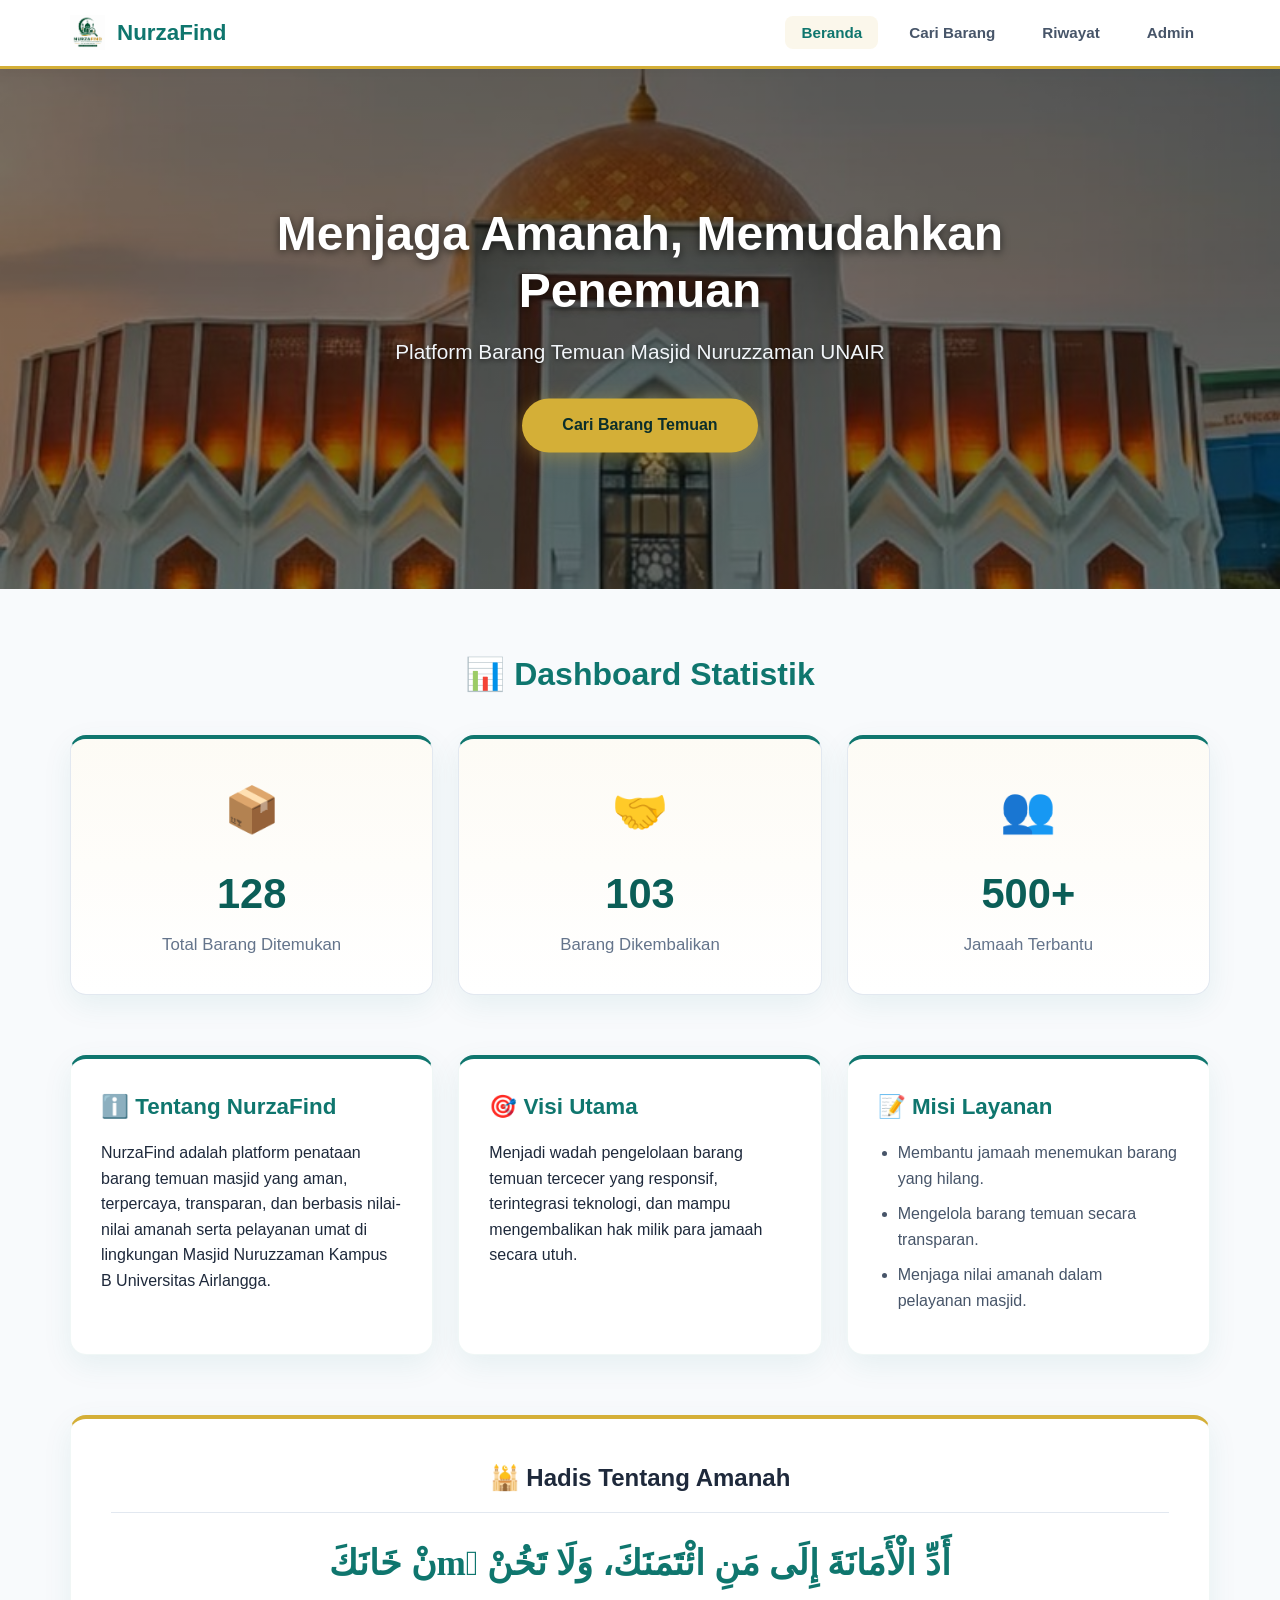
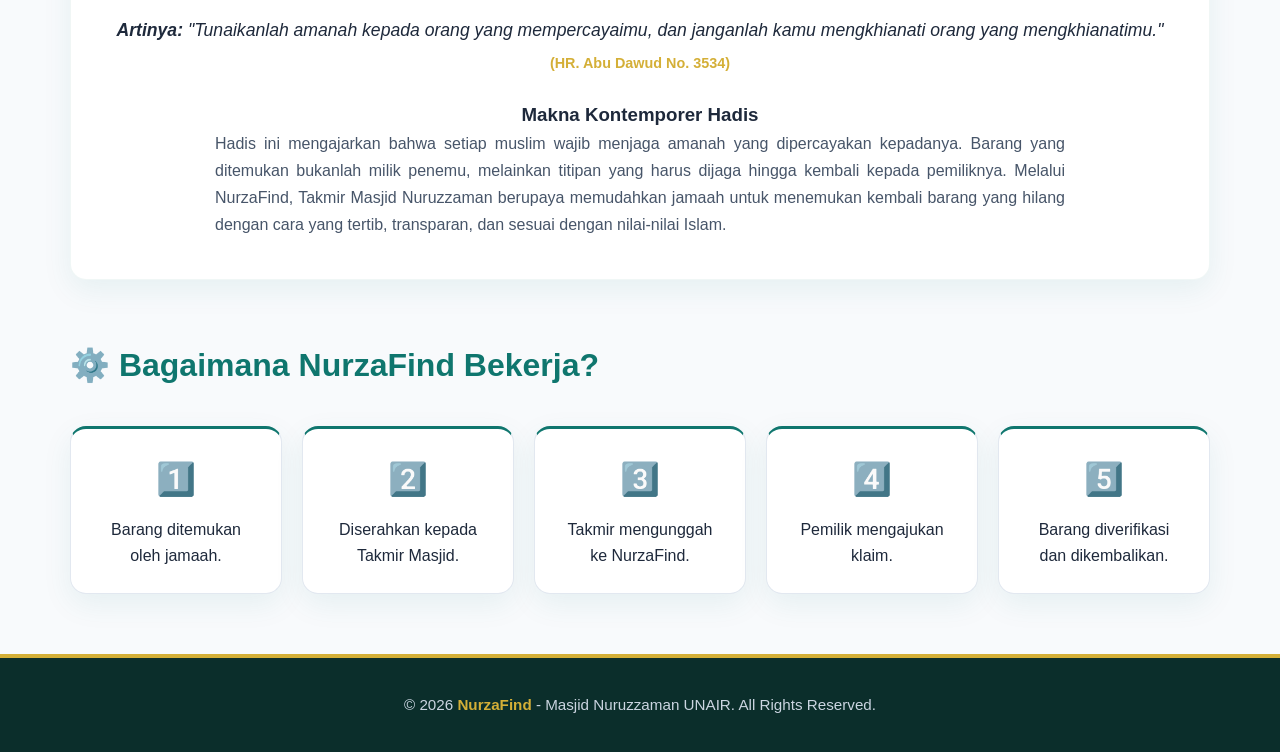
<file: index.html>
<!DOCTYPE html>
<html lang="id">

<head>
    <meta charset="UTF-8">
    <meta name="viewport" content="width=device-width, initial-scale=1.0">
    <title>NurzaFind | Sistem Informasi Barang Temuan Masjid Nuruzzaman</title>
    <style>
        :root {
            --primary: #0f766e;
            --primary-dark: #0b5e57;
            --gold: #d4af37;
            --gold-light: #fbf7eb;
            --text: #1e293b;
            --muted: #64748b;
            --border: #e2e8f0;
            --shadow: 0 10px 30px rgba(15, 118, 110, 0.08);
            --radius: 16px;
        }

        * {
            box-sizing: border-box;
            margin: 0;
            padding: 0;
        }

        body {
            font-family: 'Segoe UI', Tahoma, Geneva, Verdana, sans-serif;
            background: #f8fafc;
            color: var(--text);
            line-height: 1.6;
        }

        /* NAVBAR */
        nav {
            background: rgba(255, 255, 255, 0.95);
            backdrop-filter: blur(10px);
            border-bottom: 3px solid var(--gold);
            position: sticky;
            top: 0;
            z-index: 1000;
            padding: 15px 0;
            box-shadow: 0 2px 10px rgba(0,0,0,0.03);
        }

        .nav-container {
            width: min(1140px, 92%);
            margin: 0 auto;
            display: flex;
            justify-content: space-between;
            align-items: center;
        }

        .logo {
            display: flex;
            align-items: center;
            gap: 12px;
            font-weight: 700;
            font-size: 1.4rem;
            color: var(--primary);
        }

        .logo img {
            height: 35px;
            width: auto;
        }

        nav ul {
            display: flex;
            list-style: none;
            gap: 15px;
        }

        nav a {
            text-decoration: none;
            color: #475569;
            font-weight: 600;
            transition: 0.2s ease;
            padding: 8px 16px;
            border-radius: 8px;
            font-size: 0.95rem;
        }

        nav a:hover, nav a.active {
            color: var(--primary);
            background: var(--gold-light);
        }

        /* HERO SECTION - PERBAIKAN TOTAL */
        .hero-container {
            position: relative;
            width: 100%;
            height: 520px; /* Tinggi ideal layar desktop */
            background: var(--primary-dark);
            overflow: hidden;
        }

        .hero-container::after {
            content: '';
            position: absolute;
            top: 0;
            left: 0;
            width: 100%;
            height: 100%;
            background: linear-gradient(rgba(0, 0, 0, 0.55), rgba(0, 0, 0, 0.45));
            z-index: 1;
        }

        .hero-container img {
            width: 100%;
            height: 100%;
            object-fit: cover;
            object-position: center center;
            display: block;
        }

        .hero-text {
            position: absolute;
            top: 50%;
            left: 50%;
            transform: translate(-50%, -50%);
            text-align: center;
            color: white;
            width: min(800px, 90%);
            z-index: 2;
        }

        .hero-text h1 {
            font-size: 3rem;
            margin-bottom: 15px;
            text-shadow: 0 2px 8px rgba(0,0,0,0.6);
            font-weight: 800;
            line-height: 1.2;
        }

        .hero-text p {
            font-size: 1.3rem;
            color: #f1f5f9;
            margin-bottom: 30px;
            text-shadow: 0 2px 4px rgba(0,0,0,0.5);
        }

        .btn {
            display: inline-block;
            background: var(--gold);
            color: #0b2e2b;
            text-decoration: none;
            padding: 14px 40px;
            font-weight: 700;
            border-radius: 30px;
            transition: all 0.3s ease;
            box-shadow: 0 4px 20px rgba(212, 175, 55, 0.4);
        }

        .btn:hover {
            background: #e5bf43;
            transform: translateY(-3px);
            box-shadow: 0 6px 25px rgba(212, 175, 55, 0.5);
        }

        /* LAYOUT & CARDS */
        .section {
            width: min(1140px, 92%);
            margin: 60px auto;
        }

        /* UPDATE: DASHBOARD STATISTIK BIAR BAGUS & MEWAH */
        .dashboard-home {
            margin-bottom: 60px;
            text-align: center;
        }

        .dashboard-home h2, .alur h2 {
            color: var(--primary);
            margin-bottom: 35px;
            font-size: 2rem;
            font-weight: 700;
        }

        .dashboard-grid {
            display: grid;
            grid-template-columns: repeat(auto-fit, minmax(260px, 1fr));
            gap: 25px;
        }

        .dashboard-card {
            background: #ffffff;
            padding: 35px 25px;
            border-radius: var(--radius);
            text-align: center;
            box-shadow: var(--shadow);
            border: 1px solid var(--border);
            border-top: 4px solid var(--primary);
            position: relative;
            overflow: hidden;
            transition: all 0.3s ease;
        }

        .dashboard-card::before {
            content: '';
            position: absolute;
            top: 0;
            left: 0;
            width: 100%;
            height: 100%;
            background: linear-gradient(180deg, var(--gold-light) 0%, rgba(255,255,255,0) 100%);
            opacity: 0.5;
            transition: opacity 0.3s;
        }

        .dashboard-card:hover {
            transform: translateY(-8px);
            box-shadow: 0 15px 35px rgba(15, 118, 110, 0.12);
            border-top-color: var(--gold);
        }

        .dashboard-card .icon {
            font-size: 2.8rem;
            margin-bottom: 15px;
            position: relative;
            z-index: 2;
        }

        .dashboard-card h3 {
            font-size: 2.6rem;
            color: var(--primary-dark);
            margin-bottom: 5px;
            font-weight: 800;
            position: relative;
            z-index: 2;
        }

        .dashboard-card p {
            font-size: 1.05rem;
            color: var(--muted);
            font-weight: 500;
            position: relative;
            z-index: 2;
        }

        .grid-container {
            display: grid;
            grid-template-columns: repeat(auto-fit, minmax(300px, 1fr));
            gap: 25px;
            margin-bottom: 60px;
        }

        .card {
            background: #ffffff;
            border-radius: var(--radius);
            box-shadow: var(--shadow);
            padding: 30px;
            border: 1px solid rgba(15, 118, 110, 0.06);
            border-top: 4px solid var(--primary);
            transition: transform 0.3s;
        }

        .card:hover {
            transform: translateY(-3px);
        }

        .card h2 {
            color: var(--primary);
            font-size: 1.4rem;
            margin-bottom: 15px;
        }

        .card ul {
            padding-left: 20px;
            color: #475569;
        }

        .card li {
            margin-bottom: 10px;
        }

        /* HADIS SECTION */
        .hadis-card {
            background: #ffffff;
            border-radius: var(--radius);
            box-shadow: var(--shadow);
            padding: 40px;
            border: 1px solid rgba(15, 118, 110, 0.06);
            border-top: 4px solid var(--gold);
            text-align: center;
            margin-bottom: 60px;
        }

        blockquote {
            font-size: 2.2rem;
            color: var(--primary);
            font-weight: 700;
            margin-bottom: 25px;
            direction: rtl;
            font-family: 'Times New Roman', Times, serif;
            line-height: 1.5;
        }

        .arti {
            font-size: 1.1rem;
            color: var(--text);
            margin-bottom: 8px;
            font-style: italic;
        }

        .sumber {
            font-size: 0.9rem;
            color: var(--gold);
            font-weight: bold;
            margin-bottom: 25px;
        }

        .penjelasan {
            color: #475569;
            text-align: justify;
            max-width: 850px;
            margin: 0 auto;
            line-height: 1.7;
        }

        /* ALUR CARA KERJA */
        .alur-container {
            display: grid;
            grid-template-columns: repeat(auto-fit, minmax(200px, 1fr));
            gap: 20px;
            margin-top: 25px;
        }

        .alur-item {
            background: #ffffff;
            padding: 25px;
            border-radius: var(--radius);
            text-align: center;
            box-shadow: var(--shadow);
            border: 1px solid var(--border);
            border-top: 3px solid var(--primary);
            transition: transform 0.3s;
        }

        .alur-item:hover {
            transform: translateY(-5px);
            border-top-color: var(--gold);
        }

        .alur-item h3 {
            font-size: 2rem;
            margin-bottom: 12px;
        }

        /* FOOTER */
        footer {
            background: #0b2e2b;
            color: #cbd5e1;
            text-align: center;
            padding: 35px 0;
            border-top: 4px solid var(--gold);
            font-size: 0.95rem;
            margin-top: 60px;
        }

        /* RESPONSIVE KHUSUS MOBILE (HP) */
        @media (max-width: 768px) {
            .nav-container {
                flex-direction: column;
                gap: 15px;
            }

            nav ul {
                gap: 8px;
            }

            nav a {
                padding: 6px 12px;
                font-size: 0.85rem;
            }

            .hero-container {
                height: 380px; /* Tinggi disesuaikan di layar HP agar tidak gantung */
            }

            .hero-text h1 {
                font-size: 1.8rem;
            }

            .hero-text p {
                font-size: 1rem;
                margin-bottom: 20px;
            }

            .btn {
                padding: 10px 25px;
                font-size: 0.9rem;
            }
        }
    </style>
</head>

<body>

    <nav>
        <div class="nav-container">
            <div class="logo">
                <img src="assets/logo.png" alt="Logo">
                <span>NurzaFind</span>
            </div>
            <ul>
                <li><a href="index.html" class="active">Beranda</a></li>
                <li><a href="cari-barang.html">Cari Barang</a></li>
                <li><a href="riwayat.html">Riwayat</a></li>
                <li><a href="login.html">Admin</a></li>
            </ul>
        </div>
    </nav>

    <div class="hero-container">
        <img src="assets/Masjid.jpeg" alt="Masjid Nuruzzaman">
        <div class="hero-text">
            <h1>Menjaga Amanah, Memudahkan Penemuan</h1>
            <p>Platform Barang Temuan Masjid Nuruzzaman UNAIR</p>
            <a href="cari-barang.html" class="btn">Cari Barang Temuan</a>
        </div>
    </div>

    <main class="section">
        <section class="dashboard-home">
            <h2>📊 Dashboard Statistik</h2>
            <div class="dashboard-grid">
                <div class="dashboard-card">
                    <div class="icon">📦</div>
                    <h3>128</h3>
                    <p>Total Barang Ditemukan</p>
                </div>
                <div class="dashboard-card">
                    <div class="icon">🤝</div>
                    <h3>103</h3>
                    <p>Barang Dikembalikan</p>
                </div>
                <div class="dashboard-card">
                    <div class="icon">👥</div>
                    <h3>500+</h3>
                    <p>Jamaah Terbantu</p>
                </div>
            </div>
        </section>

        <section class="grid-container">
            <div class="card">
                <h2>ℹ️ Tentang NurzaFind</h2>
                <p>NurzaFind adalah platform penataan barang temuan masjid yang aman, terpercaya, transparan, dan berbasis nilai-nilai amanah serta pelayanan umat di lingkungan Masjid Nuruzzaman Kampus B Universitas Airlangga.</p>
            </div>
            <div class="card">
                <h2>🎯 Visi Utama</h2>
                <p>Menjadi wadah pengelolaan barang temuan tercecer yang responsif, terintegrasi teknologi, dan mampu mengembalikan hak milik para jamaah secara utuh.</p>
            </div>
            <div class="card">
                <h2>📝 Misi Layanan</h2>
                <ul>
                    <li>Membantu jamaah menemukan barang yang hilang.</li>
                    <li>Mengelola barang temuan secara transparan.</li>
                    <li>Menjaga nilai amanah dalam pelayanan masjid.</li>
                </ul>
            </div>
        </section>

        <section class="hadis-card">
            <h2>🕌 Hadis Tentang Amanah</h2>
            <hr style="border: 0; height: 1px; background: var(--border); margin: 15px 0 25px;">
            <blockquote>أَدِّ الْأَمَانَةَ إِلَى مَنِ ائْتَمَنَكَ، وَلَا تَخُنْ mَنْ خَانَكَ</blockquote>
            <p class="arti"><strong>Artinya:</strong> "Tunaikanlah amanah kepada orang yang mempercayaimu, dan janganlah kamu mengkhianati orang yang mengkhianatimu."</p>
            <p class="sumber">(HR. Abu Dawud No. 3534)</p>
            <h3>Makna Kontemporer Hadis</h3>
            <p class="penjelasan">Hadis ini mengajarkan bahwa setiap muslim wajib menjaga amanah yang dipercayakan kepadanya. Barang yang ditemukan bukanlah milik penemu, melainkan titipan yang harus dijaga hingga kembali kepada pemiliknya. Melalui NurzaFind, Takmir Masjid Nuruzzaman berupaya memudahkan jamaah untuk menemukan kembali barang yang hilang dengan cara yang tertib, transparan, dan sesuai dengan nilai-nilai Islam.</p>
        </section>

        <section class="alur">
            <h2>⚙️ Bagaimana NurzaFind Bekerja?</h2>
            <div class="alur-container">
                <div class="alur-item"><h3>1️⃣</h3><p>Barang ditemukan oleh jamaah.</p></div>
                <div class="alur-item"><h3>2️⃣</h3><p>Diserahkan kepada Takmir Masjid.</p></div>
                <div class="alur-item"><h3>3️⃣</h3><p>Takmir mengunggah ke NurzaFind.</p></div>
                <div class="alur-item"><h3>4️⃣</h3><p>Pemilik mengajukan klaim.</p></div>
                <div class="alur-item"><h3>5️⃣</h3><p>Barang diverifikasi dan dikembalikan.</p></div>
            </div>
        </section>
    </main>

    <footer>
        <p>&copy; 2026 <span style="color:var(--gold); font-weight: bold;">NurzaFind</span> - Masjid Nuruzzaman UNAIR. All Rights Reserved.</p>
    </footer>

</body>
</html>
</file>
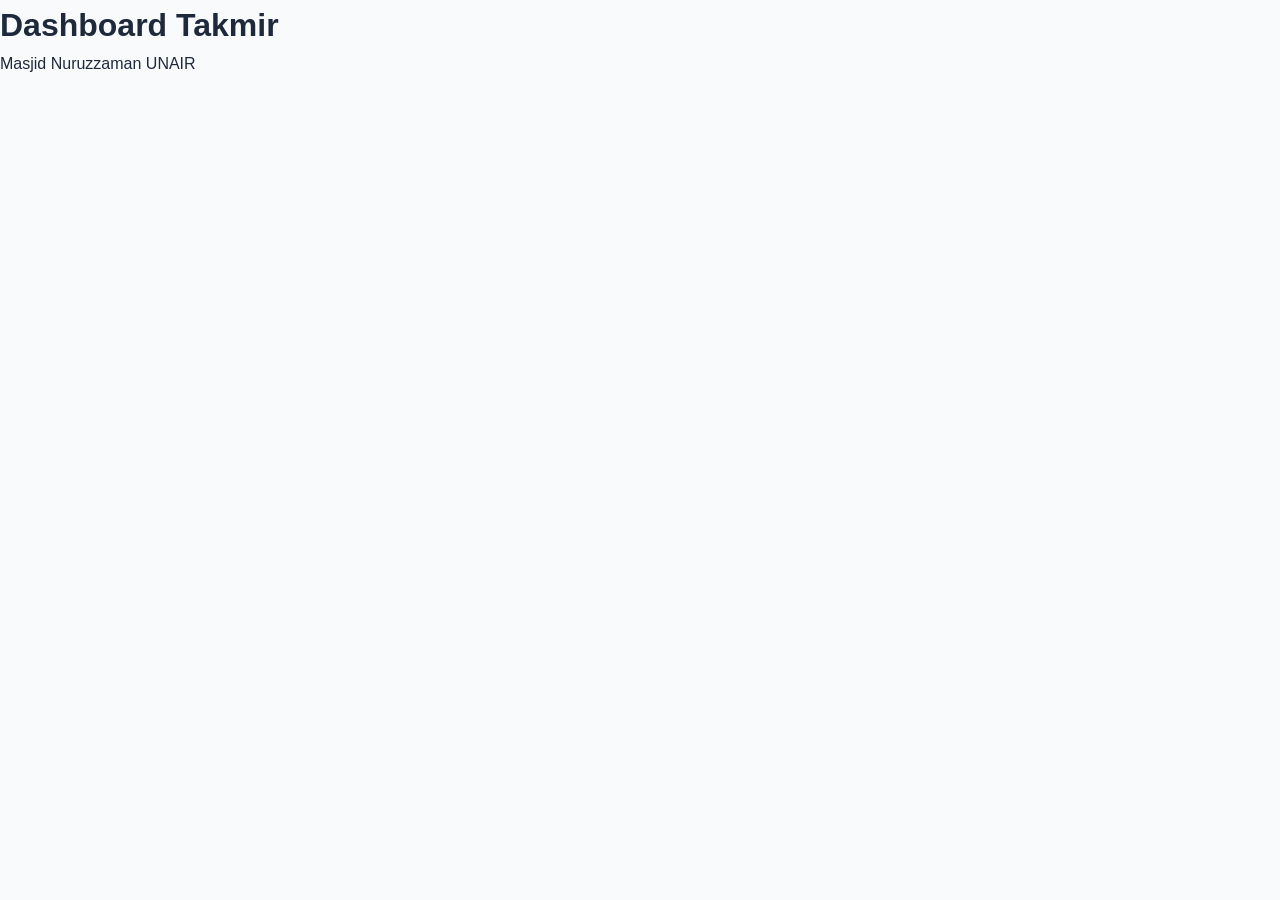
<file: dashboard.html>
<!DOCTYPE html>
<html lang="id">

<head>
    <meta charset="UTF-8">
    <meta name="viewport" content="width=device-width, initial-scale=1.0">
    <title>Dashboard Admin | NurzaFind</title>
    <link rel="stylesheet" href="style.css">
</head>

<body>
</body>

<header class="dashboard-header">
    <h1>Dashboard Takmir</h1>
    <p>Masjid Nuruzzaman UNAIR</p>
</header>

</html>
</file>
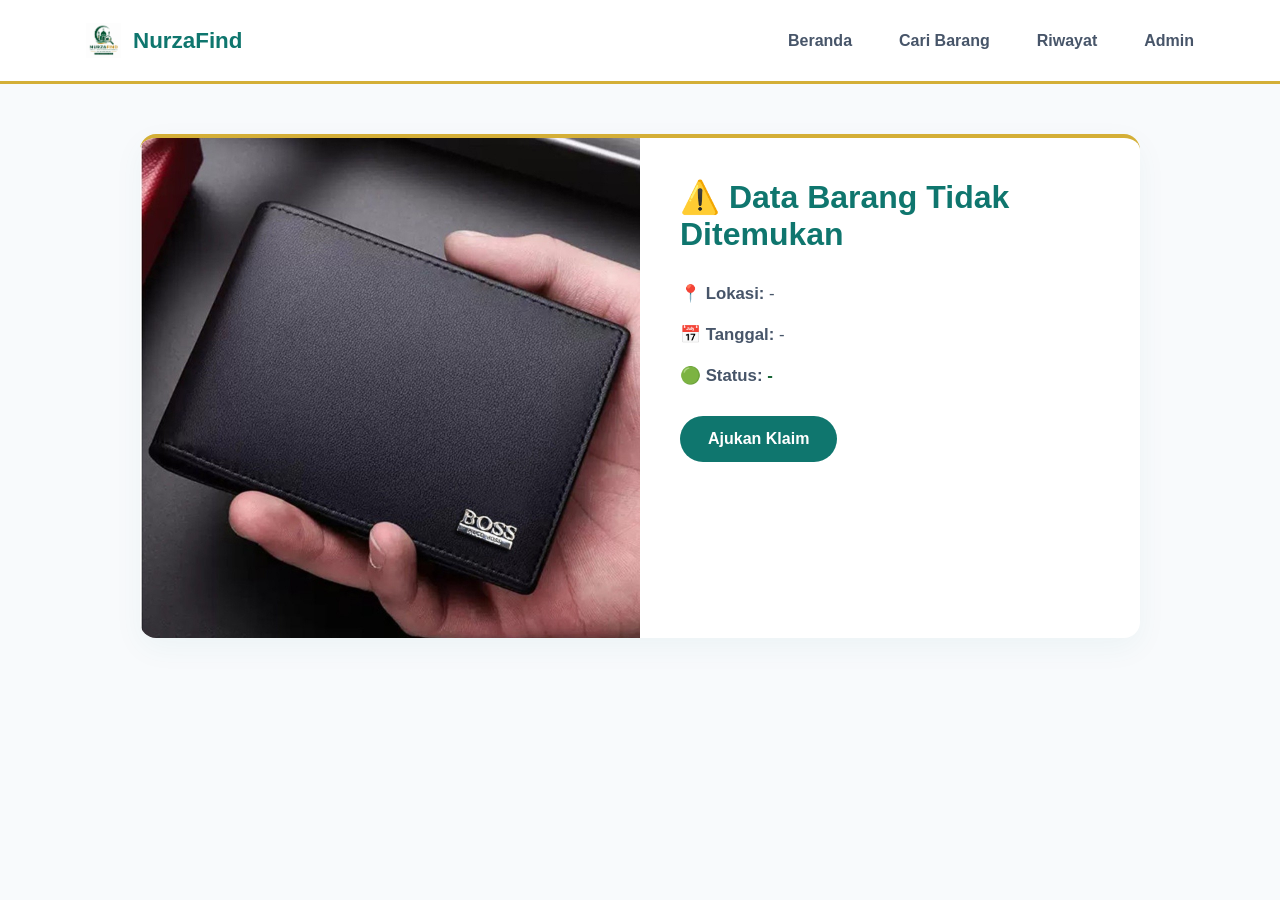
<file: detail-barang.html>
<!DOCTYPE html>
<html lang="id">

<head>
    <meta charset="UTF-8">
    <meta name="viewport" content="width=device-width, initial-scale=1.0">
    <title>Detail Barang - NurzaFind</title>
    <style>
        :root {
            --primary: #0f766e;
            --primary-dark: #0b5e57;
            --gold: #d4af37;
            --gold-light: #fbf7eb;
            --text: #1e293b;
            --border: #e2e8f0;
            --shadow: 0 10px 30px rgba(15, 118, 110, 0.05);
        }

        * { box-sizing: border-box; margin: 0; padding: 0; }
        body { font-family: 'Segoe UI', sans-serif; background: #f8fafc; color: var(--text); }

        nav {
            background: #ffffff; border-bottom: 3px solid var(--gold); padding: 15px 0;
        }
        .nav-container { width: min(1140px, 92%); margin: 0 auto; display: flex; justify-content: space-between; align-items: center; }
        .logo { display: flex; align-items: center; gap: 12px; font-weight: 700; font-size: 1.4rem; color: var(--primary); text-decoration: none; }
        .logo img { height: 35px; }
        nav ul { display: flex; list-style: none; gap: 15px; }
        nav a { text-decoration: none; color: #475569; font-weight: 600; padding: 8px 16px; }

        .detail-container {
            width: min(1000px, 92%); margin: 50px auto; background: #ffffff;
            border-radius: 16px; box-shadow: var(--shadow); display: grid;
            grid-template-columns: 1fr 1fr; overflow: hidden; border-top: 4px solid var(--gold);
        }

        @media (max-width: 768px) {
            .detail-container { grid-template-columns: 1fr; }
        }

        .detail-image { background: #cbd5e1; display: flex; align-items: center; justify-content: center; min-height: 300px; }
        .detail-image img { width: 100%; height: 100%; object-fit: cover; }

        .detail-info { padding: 40px; display: flex; flex-direction: column; gap: 20px; }
        .detail-info h1 { color: var(--primary); font-size: 2rem; margin-bottom: 10px; }
        .detail-info p { font-size: 1.05rem; color: #475569; }

        .btn-klaim {
            background: var(--primary); color: white; text-decoration: none;
            padding: 14px 28px; font-weight: 700; border-radius: 30px; display: inline-block;
            text-align: center; width: fit-content; transition: background 0.2s; margin-top: 10px;
        }
        .btn-klaim:hover { background: var(--primary-dark); }
        .btn-disabled { background: #cbd5e1; color: #94a3b8; cursor: not-allowed; pointer-events: none; }
    </style>
</head>

<body>

    <nav>
        <div class="nav-container">
            <a href="index.html" class="logo"><img src="assets/logo.png" alt="Logo"><span>NurzaFind</span></a>
            <ul>
                <li><a href="index.html">Beranda</a></li>
                <li><a href="cari-barang.html">Cari Barang</a></li>
                <li><a href="riwayat.html">Riwayat</a></li>
                <li><a href="login.html">Admin</a></li>
            </ul>
        </div>
    </nav>

    <main class="detail-container">
        <div class="detail-image">
            <img id="detailFoto" src="assets/dompet.jpg" alt="Foto Barang">
        </div>

        <div class="detail-info">
            <h1 id="detailNama">Memuat Data Barang...</h1>
            <p><b>📍 Lokasi:</b> <span id="detailLokasi">-</span></p>
            <p><b>📅 Tanggal:</b> <span id="detailTanggal">-</span></p>
            <p><b>🟢 Status:</b> <span id="detailStatus" style="color:#166534; font-weight:bold;">-</span></p>
            
            <a href="#" id="btnClaimAction" class="btn-klaim">Ajukan Klaim</a>
        </div>
    </main>

    <script>
        // Membaca Parameter ID Barang dari URL
        const urlParams = new URLSearchParams(window.location.search);
        const barangId = urlParams.get('id');

        // Memuat Database Barang dari LocalStorage
        let masterDataBarang = JSON.parse(localStorage.getItem("databaseBarang")) || [];
        let barangDitemukan = masterDataBarang.find(b => b.id === barangId);

        if (barangDitemukan) {
            // Update Tampilan secara Dinamis
            document.getElementById("detailNama").innerText = barangDitemukan.nama;
            document.getElementById("detailLokasi").innerText = barangDitemukan.lokasi;
            document.getElementById("detailTanggal").innerText = barangDitemukan.tanggal;
            document.getElementById("detailFoto").src = barangDitemukan.foto;
            
            let statusText = barangDitemukan.status;
            let statusEl = document.getElementById("detailStatus");
            statusEl.innerText = statusText;

            let btnClaim = document.getElementById("btnClaimAction");

            if (statusText !== "Tersedia") {
                statusEl.style.color = "#92400e"; // Kuning kecokelatan untuk pending/terklaim
                btnClaim.innerText = "Barang Terklaim";
                btnClaim.classList.add("btn-disabled");
            } else {
                statusEl.style.color = "#166534"; // Hijau untuk tersedia
                btnClaim.href = `klaim.html?id=${barangDitemukan.id}`;
            }
        } else {
            document.getElementById("detailNama").innerText = "⚠️ Data Barang Tidak Ditemukan";
        }
    </script>
    
</body>
</html>
</file>
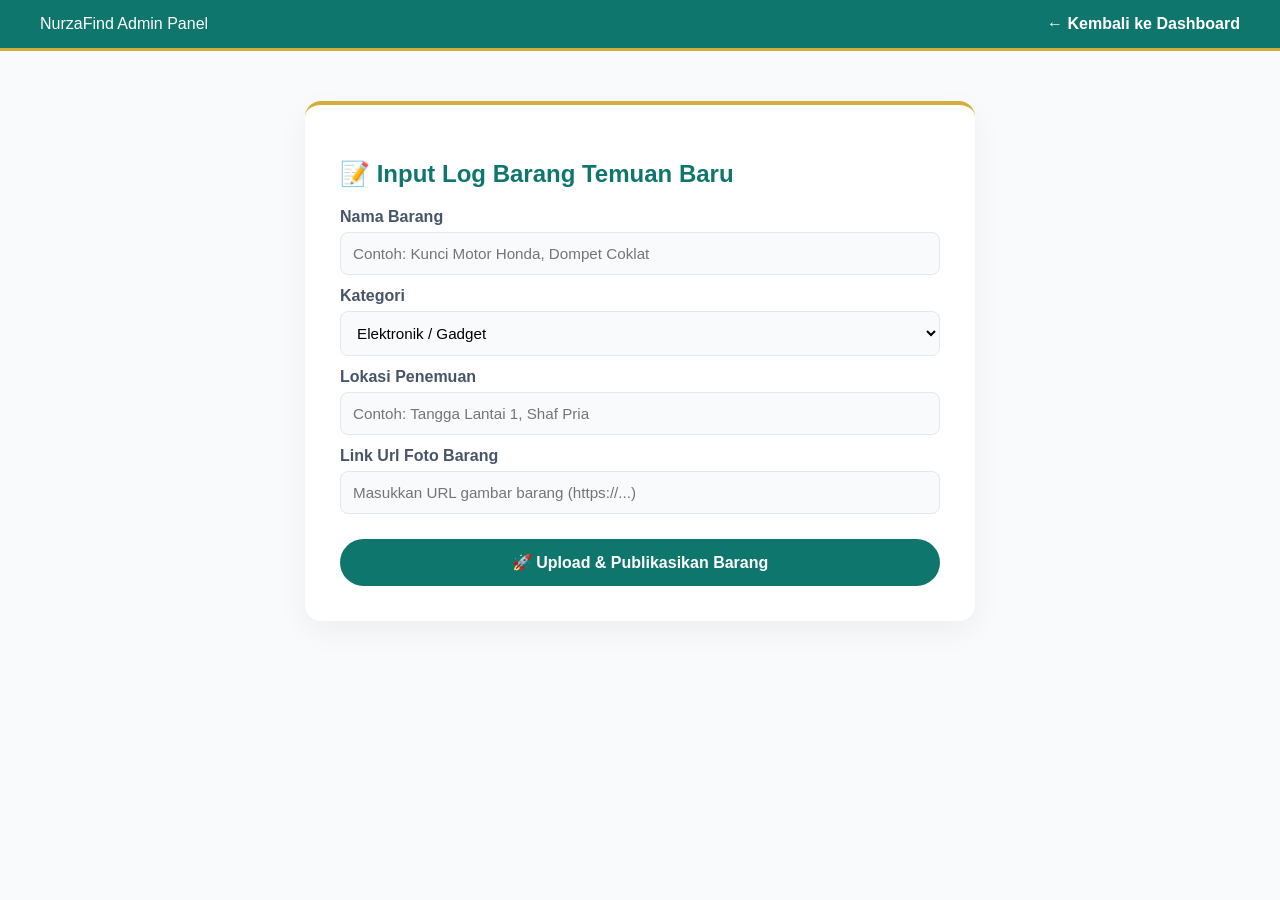
<file: dmin-dashboard.html>
<!DOCTYPE html>
<html lang="id">
<head>
    <meta charset="UTF-8">
    <meta name="viewport" content="width=device-width, initial-scale=1.0">
    <title>Input Barang Temuan | Takmir Panel</title>
    <style>
        :root { --primary: #0f766e; --gold: #d4af37; --text: #1e293b; --border: #e2e8f0; }
        body { font-family: 'Segoe UI', sans-serif; background: #f8fafc; color: var(--text); margin: 0; }
        
        nav { background: var(--primary); color: white; padding: 15px 40px; border-bottom: 3px solid var(--gold); display: flex; justify-content: space-between; align-items: center; }
        nav a { color: white; text-decoration: none; font-weight: 600; }
        
        .container { width: min(600px, 92%); margin: 50px auto; background: white; padding: 35px; border-radius: 16px; box-shadow: 0 10px 30px rgba(0,0,0,0.05); border-top: 4px solid var(--gold); }
        h2 { color: var(--primary); margin-bottom: 20px; }
        
        label { display: block; margin-top: 12px; font-weight: 600; color: #475569; }
        input, select { width: 100%; padding: 12px; margin-top: 6px; border: 1px solid var(--border); border-radius: 8px; box-sizing: border-box; font-size: 0.95rem; background: #f8fafc; }
        input:focus, select:focus { outline: none; border-color: var(--primary); background: #fff; }
        
        .btn { background: var(--primary); color: white; border: none; padding: 14px; margin-top: 25px; width: 100%; font-size: 1rem; font-weight: 700; border-radius: 30px; cursor: pointer; }
        .btn:hover { background: #0b5e57; }
    </style>
</head>
<body>

    <nav>
        <span>NurzaFind Admin Panel</span>
        <a href="admin.html">← Kembali ke Dashboard</a>
    </nav>

    <div class="container">
        <h2>📝 Input Log Barang Temuan Baru</h2>
        <form id="formBarang">
            <label>Nama Barang</label>
            <input type="text" id="namaBarang" placeholder="Contoh: Kunci Motor Honda, Dompet Coklat" required>

            <label>Kategori</label>
            <select id="kategori">
                <option value="Elektronik">Elektronik / Gadget</option>
                <option value="Dokumen">Dokumen / Dompet</option>
                <option value="Perlengkapan Ibadah">Perlengkapan Ibadah</option>
                <option value="Lain-lain">Lain-lain</option>
            </select>

            <label>Lokasi Penemuan</label>
            <input type="text" id="lokasi" placeholder="Contoh: Tangga Lantai 1, Shaf Pria" required>

            <label>Link Url Foto Barang</label>
            <input type="url" id="fotoBarang" placeholder="Masukkan URL gambar barang (https://...)" required>

            <button type="submit" class="btn">🚀 Upload & Publikasikan Barang</button>
        </form>
    </div>

    <script>
        document.getElementById('formBarang').addEventListener('submit', function(e) {
            e.preventDefault();
            
            // Inovasi perbaikan: Membuat ID unik berbasis Timestamp waktu terkini agar tidak akan pernah tertukar
            const uniqueId = "NRZ-" + Date.now().toString().slice(-4);
            
            const barangBaru = {
                id: uniqueId,
                nama: document.getElementById('namaBarang').value,
                kategori: document.getElementById('kategori').value,
                lokasi: document.getElementById('lokasi').value,
                foto: document.getElementById('fotoBarang').value,
                tanggal: new Date().toISOString().split('T')[0],
                status: 'Tersedia'
            };

            let daftarBarang = JSON.parse(localStorage.getItem('databaseBarang')) || [];
            daftarBarang.unshift(barangBaru);
            localStorage.setItem('databaseBarang', JSON.stringify(daftarBarang));

            alert('Barang sukses dipublikasikan dengan ID: ' + uniqueId);
            window.location.href = "admin.html";
        });
    </script>
</body>
</html>
</file>
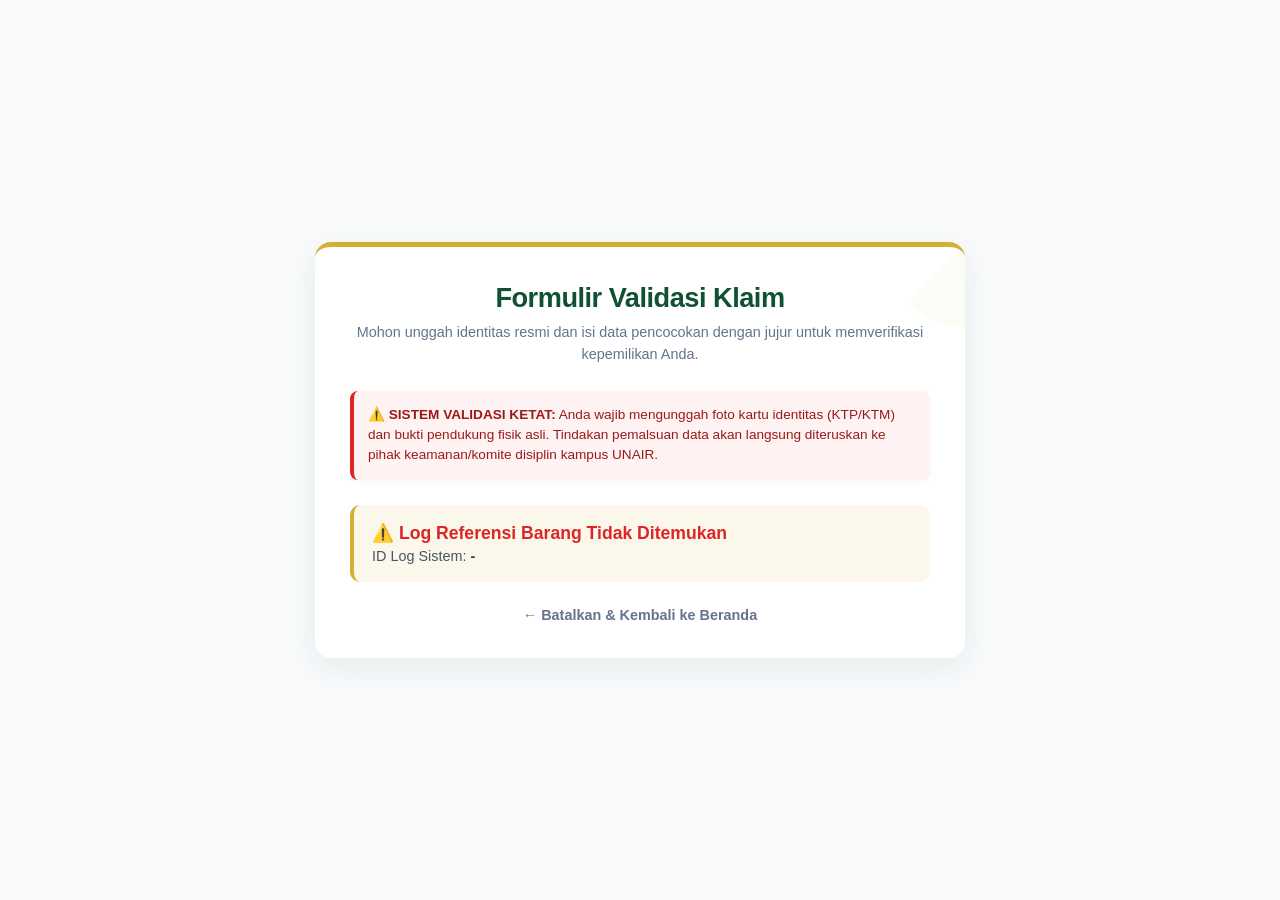
<file: klaim.html>
<!DOCTYPE html>
<html lang="id">
<head>
    <meta charset="UTF-8">
    <meta name="viewport" content="width=device-width, initial-scale=1.0">
    <title>Formulir Ajukan Klaim - NurzaFind</title>
    <style>
        :root {
            --primary: #0F5132;       /* Hijau Tua Khas Masjid Nuruzzaman */
            --primary-dark: #0d442a;
            --gold: #d4af37;
            --gold-light: #fbf7eb;
            --text: #1e293b;
            --border: #e2e8f0;
            --danger: #dc2626;
            --shadow: 0 10px 30px rgba(15, 81, 50, 0.08);
        }

        * { box-sizing: border-box; margin: 0; padding: 0; }
        body { font-family: 'Segoe UI', Arial, sans-serif; background: #f8fafc; min-height: 100vh; display: flex; align-items: center; justify-content: center; padding: 20px; color: var(--text); }

        .card-klaim { background: #ffffff; width: min(650px, 100%); padding: 35px; border-radius: 16px; box-shadow: var(--shadow); border-top: 5px solid var(--gold); position: relative; overflow: hidden; }
        
        /* Detail Dekorasi Pojok Maskulin */
        .card-klaim::before { content: ""; position: absolute; top: 0; right: 0; width: 80px; height: 80px; background: linear-gradient(135deg, transparent 50%, var(--gold-light) 50%); border-radius: 0 0 0 100px; opacity: 0.5; pointer-events: none; }

        .card-klaim h1 { color: var(--primary); text-align: center; font-size: 1.7rem; margin-bottom: 8px; font-weight: 700; letter-spacing: -0.5px; }
        .card-klaim p.subtitle { text-align: center; color: #64748b; font-size: 0.9rem; margin-bottom: 25px; line-height: 1.5; }

        .warning-box { background: #fef2f2; border-left: 4px solid var(--danger); padding: 14px; border-radius: 8px; margin-bottom: 25px; font-size: 0.85rem; color: #991b1b; line-height: 1.5; box-shadow: 0 2px 8px rgba(220, 38, 32, 0.04); }

        .info-barang-box { background: var(--gold-light); padding: 18px; border-radius: 10px; margin-bottom: 25px; border-left: 4px solid var(--gold); display: flex; flex-direction: column; gap: 4px; }
        .info-barang-box h3 { font-size: 1.1rem; color: var(--primary); font-weight: 700; }
        .info-barang-box p { font-size: 0.9rem; color: #475569; }

        .form-group { display: flex; flex-direction: column; gap: 6px; margin-bottom: 18px; }
        .form-row { display: grid; grid-template-columns: 1fr 1fr; gap: 15px; }
        @media (max-width: 520px) { .form-row { grid-template-columns: 1fr; } }

        label { font-weight: 600; color: #475569; font-size: 0.9rem; display: flex; align-items: center; gap: 4px; }
        label span { color: var(--danger); font-weight: bold; }
        
        input, select, textarea { width: 100%; padding: 12px 16px; border: 1px solid var(--border); border-radius: 8px; font-size: 0.95rem; outline: none; background: #f8fafc; font-family: inherit; transition: all 0.25s ease-in-out; }
        input:focus, select:focus, textarea:focus { border-color: var(--primary); background: #ffffff; box-shadow: 0 0 0 3px rgba(15, 81, 50, 0.1); }

        /* Kustomisasi Desain Unggah Berkas */
        input[type="file"] { background: #ffffff; cursor: pointer; padding: 10px; border: 1px dashed var(--border); }
        input[type="file"]:hover { border-color: var(--primary); background: #f0fdf4; }
        
        .preview-upload { margin-top: 10px; max-height: 150px; object-fit: contain; border-radius: 8px; display: none; border: 1px solid var(--border); background: #f1f5f9; padding: 5px; }

        .btn { background: var(--primary); color: white; border: none; padding: 14px; width: 100%; border-radius: 30px; font-weight: 700; cursor: pointer; font-size: 1rem; margin-top: 15px; transition: all 0.2s ease; display: flex; align-items: center; justify-content: center; gap: 8px; box-shadow: 0 4px 12px rgba(15, 81, 50, 0.15); }
        .btn:hover { background: var(--primary-dark); transform: translateY(-1px); box-shadow: 0 6px 15px rgba(15, 81, 50, 0.25); }
        .btn:active { transform: translateY(1px); }
        
        .back { display: block; text-align: center; margin-top: 18px; color: #64748b; text-decoration: none; font-size: 0.9rem; font-weight: 600; transition: color 0.2s; }
        .back:hover { color: var(--primary); }
    </style>
</head>
<body>

    <div class="card-klaim">
        <h1>Formulir Validasi Klaim</h1>
        <p class="subtitle">Mohon unggah identitas resmi dan isi data pencocokan dengan jujur untuk memverifikasi kepemilikan Anda.</p>

        <div class="warning-box">
            ⚠️ <strong>SISTEM VALIDASI KETAT:</strong> Anda wajib mengunggah foto kartu identitas (KTP/KTM) dan bukti pendukung fisik asli. Tindakan pemalsuan data akan langsung diteruskan ke pihak keamanan/komite disiplin kampus UNAIR.
        </div>

        <div class="info-barang-box">
            <h3 id="namaBarangKlaim">Memuat detail barang temuan...</h3>
            <p>ID Log Sistem: <span id="idBarangKlaim" style="font-weight: 700; color: var(--primary);">-</span></p>
        </div>

        <form onsubmit="prosesKlaimJamaah(event)">
            <div class="form-row">
                <div class="form-group">
                    <label>Nama Lengkap Pemohon <span>*</span></label>
                    <input type="text" id="namaKlaim" required placeholder="Sesuai KTP / KTM Mahasiswa">
                </div>
                <div class="form-group">
                    <label>Nomor WhatsApp Aktif <span>*</span></label>
                    <input type="tel" id="waKlaim" required placeholder="Contoh: 081234567xxx">
                </div>
            </div>

            <div class="form-group">
                <label>Foto Kartu Identitas Resmi (KTP / KTM) <span>*</span></label>
                <input type="file" id="fotoKtp" accept="image/*" onchange="previewKtp()" required>
                <img id="previewImgKtp" class="preview-upload" alt="Pratinjau KTP">
            </div>

            <div class="form-row">
                <div class="form-group">
                    <label>Perkiraan Jam Kehilangan <span>*</span></label>
                    <input type="time" id="jamKehilangan" required>
                </div>
                <div class="form-group">
                    <label>Posisi Terakhir Ingatan Anda <span>*</span></label>
                    <input type="text" id="posisiIngatan" required placeholder="Contoh: Lantai 2 area shaf wanita dekat jendela">
                </div>
            </div>

            <div class="form-group">
                <label>Sebutkan Ciri Spesifik / Isi Dalam Yang SENGJA TIDAK DIFOTO <span>*</span></label>
                <textarea id="buktiKlaim" rows="3" required placeholder="Detail yang hanya diketahui pemilik asli. Misal jika dompet: isi kartu nama, jumlah nominal uang di dalam, warna kain bagian dalam..."></textarea>
            </div>

            <div class="form-group">
                <label>Foto Bukti Kepemilikan Pendukung (Opsional)</label>
                <input type="file" id="fotoBuktiFisik" accept="image/*" onchange="previewBukti()">
                <small style="color: #64748b; font-size: 0.8rem; margin-top: 2px;">*Bisa berupa foto kotak bawaan barang, nota pembelian toko, atau foto lama bersama barang tersebut sebelum hilang.</small>
                <img id="previewImgBukti" class="preview-upload" alt="Pratinjau Bukti Pendukung">
            </div>

            <button class="btn" type="submit">🔒 Ajukan Klaim & Kunci Data</button>
        </form>

        <a href="cari-barang.html" class="back">← Batalkan & Kembali ke Beranda</a>
    </div>

    <script>
        let stringKtpBase64 = "";
        let stringBuktiBase64 = "";

        // Fungsi pratinjau dan konversi file gambar ke teks base64 otomatis
        function previewKtp() {
            const file = document.getElementById('fotoKtp').files[0];
            const preview = document.getElementById('previewImgKtp');
            const reader = new FileReader();
            reader.onloadend = function() {
                stringKtpBase64 = reader.result;
                preview.src = reader.result;
                preview.style.display = "block";
            }
            if (file) reader.readAsDataURL(file);
        }

        function previewBukti() {
            const file = document.getElementById('fotoBuktiFisik').files[0];
            const preview = document.getElementById('previewImgBukti');
            const reader = new FileReader();
            reader.onloadend = function() {
                stringBuktiBase64 = reader.result;
                preview.src = reader.result;
                preview.style.display = "block";
            }
            if (file) reader.readAsDataURL(file);
        }

        // Mengurai ID Barang dari Parameter URL (?id=NRZ-xxx)
        const urlParams = new URLSearchParams(window.location.search);
        const barangId = urlParams.get('id');

        let masterDataBarang = JSON.parse(localStorage.getItem("databaseBarang")) || [];
        let barangTarget = masterDataBarang.find(b => b.id === barangId);

        if (barangTarget) {
            document.getElementById("namaBarangKlaim").innerText = barangTarget.nama;
            document.getElementById("idBarangKlaim").innerText = barangTarget.id;
        } else {
            document.getElementById("namaBarangKlaim").innerText = "⚠️ Log Referensi Barang Tidak Ditemukan";
            document.getElementById("namaBarangKlaim").style.color = "var(--danger)";
            document.querySelector("form").style.display = "none";
        }

        function prosesKlaimJamaah(e) {
            e.preventDefault();

            if (barangTarget) {
                barangTarget.status = "Pending Klaim";
                
                // Mengikat data identitas, isian rahasia, dan lampiran berkas terenkripsi base64
                barangTarget.klaimOleh = document.getElementById("namaKlaim").value.trim();
                barangTarget.klaimWa = document.getElementById("waKlaim").value.trim();
                barangTarget.klaimKtp = stringKtpBase64; 
                barangTarget.klaimJam = document.getElementById("jamKehilangan").value;
                barangTarget.klaimPosisi = document.getElementById("posisiIngatan").value.trim();
                barangTarget.klaimBuktiTeks = document.getElementById("buktiKlaim").value.trim();
                barangTarget.klaimBuktiFoto = stringBuktiBase64; 

                localStorage.setItem("databaseBarang", JSON.stringify(masterDataBarang));

                alert("KLAIM BERHASIL DIAJUKAN!\n\nFoto KTP dan bukti kepemilikan Anda telah terekam di sistem takmir. Status log barang diubah menjadi 'Pending Klaim'. Silakan datangi Pos Takmir.");
                window.location.href = "cari-barang.html";
            }
        }
    </script>
</body>
</html>
</file>
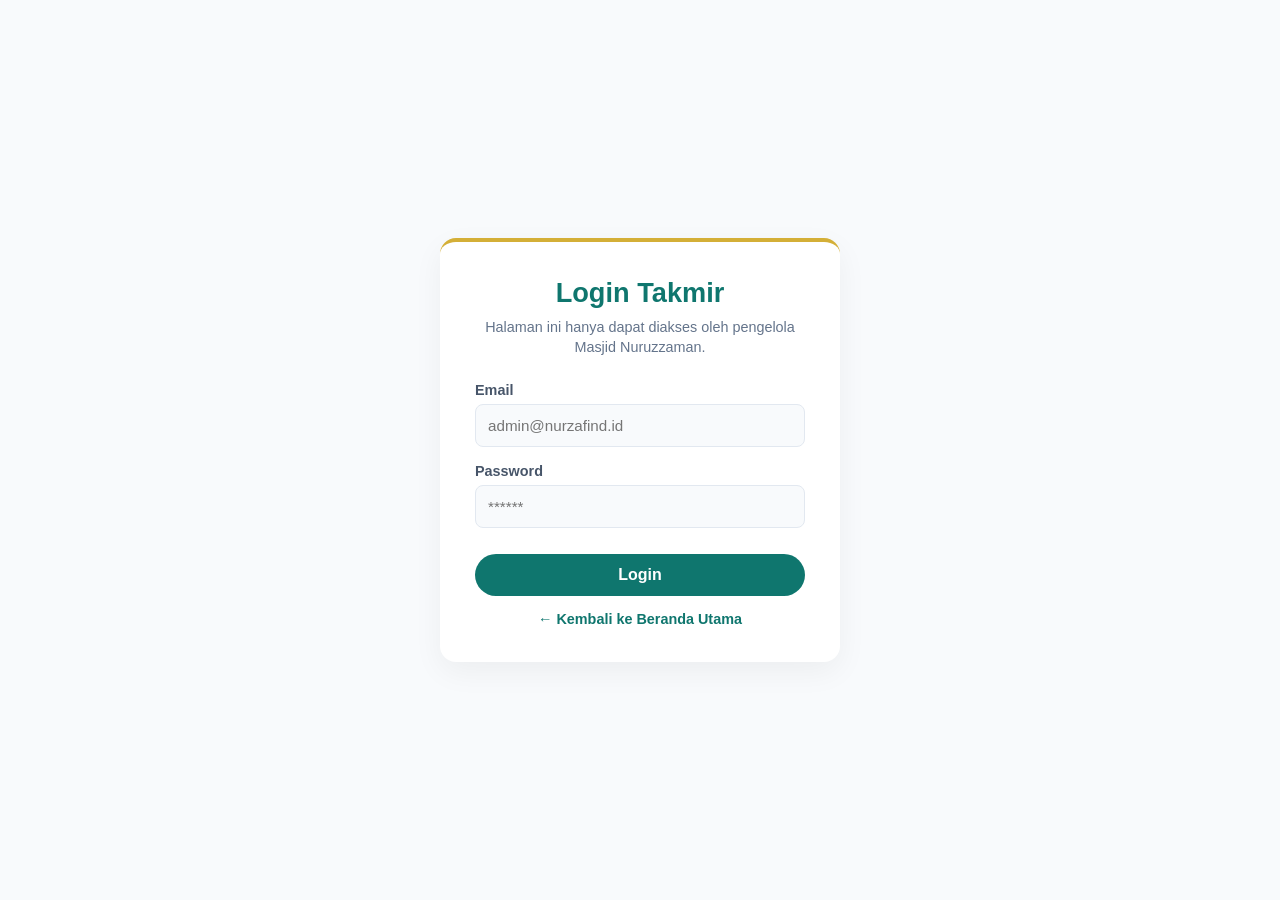
<file: login.html>
<!DOCTYPE html>
<html lang="id">

<head>
    <meta charset="UTF-8">
    <meta name="viewport" content="width=device-width, initial-scale=1.0">
    <title>Login Admin - NurzaFind</title>
    <style>
        :root {
            --primary: #0f766e;
            --primary-dark: #0b5e57;
            --gold: #d4af37;
            --text: #1e293b;
            --border: #e2e8f0;
        }

        * { box-sizing: border-box; margin: 0; padding: 0; }
        body { font-family: 'Segoe UI', sans-serif; background: #f8fafc; height: 100vh; display: flex; align-items: center; justify-content: center; }

        .card-login { background: #ffffff; width: min(400px, 90%); padding: 35px; border-radius: 16px; box-shadow: 0 10px 30px rgba(0,0,0,0.05); border-top: 4px solid var(--gold); }
        .card-login h1 { color: var(--primary); text-align: center; font-size: 1.7rem; margin-bottom: 8px; }
        .card-login p { text-align: center; color: #64748b; font-size: 0.9rem; margin-bottom: 25px; line-height: 1.4; }

        .form-group { display: flex; flex-direction: column; gap: 6px; margin-bottom: 16px; }
        label { font-weight: 600; color: #475569; font-size: 0.9rem; }
        input { width: 100%; padding: 12px; border: 1px solid var(--border); border-radius: 8px; font-size: 0.95rem; outline: none; background: #f8fafc; }
        input:focus { border-color: var(--primary); background: #ffffff; }

        .btn { background: var(--primary); color: white; border: none; padding: 12px; width: 100%; border-radius: 30px; font-weight: 700; cursor: pointer; font-size: 1rem; margin-top: 10px; }
        .btn:hover { background: var(--primary-dark); }
        .back { display: block; text-align: center; margin-top: 15px; color: var(--primary); text-decoration: none; font-size: 0.9rem; font-weight: 600; }
    </style>
</head>

<body>

    <div class="card-login">
        <h1>Login Takmir</h1>
        <p>Halaman ini hanya dapat diakses oleh pengelola Masjid Nuruzzaman.</p>

        <div class="form-body">
            <div class="form-group">
                <label>Email</label>
                <input type="email" id="email" placeholder="admin@nurzafind.id">
            </div>
            <div class="form-group">
                <label>Password</label>
                <input type="password" id="password" placeholder="******">
            </div>
            <button class="btn" type="button" onclick="loginAdminMurni()">Login</button>
        </div>

        <a href="index.html" class="back">← Kembali ke Beranda Utama</a>
    </div>

    <script>
        function loginAdminMurni() {
            let emailInput = document.getElementById("email").value.trim();
            let passwordInput = document.getElementById("password").value.trim();

            // Pengecekan Akun
            if (emailInput === "admin@nurzafind.id" && passwordInput === "123456") {
                alert("Login Sukses! Selamat datang di Panel Takmir.");
                localStorage.setItem("isLoggedIn", "true");
                
                // Pindah langsung ke halaman utama admin
                window.location.replace("admin.html");
            } else {
                alert("Email atau password takmir salah! Periksa kembali ketikan Anda.");
            }
        }
    </script>
</body>
</html>
</file>
<file: style.css>
html {
    scroll-behavior: smooth;
}

/* ==========================================================================
   1. GLOBAL STYLES & VARIABLE CONSTANTS
   ========================================================================== */
:root {
    --primary: #0F5132;       /* Hijau Tua Masjid */
    --primary-light: #166534; /* Hijau Terang */
    --gold: #d4af37;          /* Emas Utama */
    --gold-light: #fbf7eb;    /* Krem Emas Lembut */
    --text-dark: #1e293b;
    --text-muted: #64748b;
    --bg-light: #f8fafc;
    --shadow: 0 4px 15px rgba(0, 0, 0, 0.08);
    --radius: 12px;
}

* {
    box-sizing: border-box;
    margin: 0;
    padding: 0;
}

body {
    font-family: 'Segoe UI', Arial, sans-serif;
    background-color: var(--bg-light);
    color: var(--text-dark);
    line-height: 1.6;
}

/* ==========================================================================
   2. NAVIGATION BAR (NAVBAR)
   ========================================================================== */
nav {
    background: var(--primary);
    color: white;
    display: flex;
    justify-content: space-between;
    align-items: center;
    padding: 15px 40px;
    border-bottom: 3px solid var(--gold);
    box-shadow: var(--shadow);
}

.logo {
    display: flex;
    align-items: center;
    gap: 12px;
    font-size: 24px;
    font-weight: 700;
    color: white;
    text-decoration: none;
}

.logo img, .brand-logo {
    width: auto;
    height: 40px;
    object-fit: contain;
}

nav ul {
    list-style: none;
    display: flex;
    gap: 20px;
    align-items: center;
}

nav a {
    color: rgba(255, 255, 255, 0.85);
    text-decoration: none;
    font-weight: 600;
    padding: 8px 16px;
    border-radius: 8px;
    transition: all 0.2s ease;
}
/* ==========================================================================
   3. HERO SECTION (TAMPILAN DEKSTOP / UTAMA) - FIX FULL WIDTH & TEXT CONTRAST
   ========================================================================== */
.hero-container {
    position: relative;
    width: 100%;
    background: var(--primary);
    overflow: hidden;
    display: block; /* Memastikan container membungkus penuh secara horizontal */
}

.hero {
    width: 100%;
    height: 550px; /* Menentukan tinggi area banner desktop agar proporsional */
    overflow: hidden;
}

.hero img {
    width: 100%;
    height: 100%;
    display: block;
    object-fit: cover; /* Menjamin gambar memenuhi seluruh lebar layar tanpa distorsi */
    object-position: center center;
}

.hero-text {
    position: absolute;
    top: 50%;
    left: 8%; /* Mengatur posisi teks di sebelah kiri gambar */
    transform: translateY(-50%);
    background: rgba(255, 255, 255, 0.93); /* Latar belakang putih semi-transparan yang elegan */
    padding: 40px;
    border-radius: var(--radius);
    max-width: 520px;
    box-shadow: 0 15px 35px rgba(0, 0, 0, 0.25);
    border-top: 5px solid var(--gold);
    border-left: 1px solid rgba(0,0,0,0.05);
    z-index: 10;
}

.hero-text h1 {
    color: var(--primary);
    font-size: 2.2rem;
    line-height: 1.3;
    margin-bottom: 12px;
    font-weight: 700;
}

/* FIX: Mengubah warna deskripsi menjadi hijau tua/gelap agar terbaca jelas di atas box putih */
.hero-text p {
    color: #2e4a3f; 
    font-size: 1.15rem;
    font-weight: 600;
    margin-bottom: 25px;
}

.hero-text h1 {
    color: var(--primary);
    font-size: 2rem;
    margin-bottom: 12px;
    font-weight: 700;
}

.hero-text p {
    color: var(--text-muted);
    font-size: 1.1rem;
    margin-bottom: 20px;
}

/* ==========================================================================
   4. LAYOUT UTAMA & KARTU (CARDS)
   ========================================================================== */
.section {
    max-width: 1200px;
    margin: auto;
    padding: 50px 20px;
}

.section h2 {
    text-align: center;
    color: var(--primary);
    margin-bottom: 15px;
    font-size: 2rem;
}

.section p {
    text-align: center;
    color: var(--text-muted);
    margin-bottom: 30px;
}

.barang-container {
    display: grid;
    grid-template-columns: repeat(auto-fit, minmax(300px, 1fr));
    gap: 30px;
    margin-top: 20px;
}

.card {
    background: white;
    border-radius: var(--radius);
    overflow: hidden;
    box-shadow: var(--shadow);
    transition: transform 0.3s ease, box-shadow 0.3s ease;
    border: 1px solid #e2e8f0;
}

.card:hover {
    transform: translateY(-5px);
    box-shadow: 0 8px 25px rgba(0, 0, 0, 0.12);
}

.card img {
    width: 100%;
    height: 220px;
    object-fit: cover;
}

.card h3 {
    color: var(--primary);
    padding: 20px 20px 5px;
    font-size: 1.3rem;
}

.card p {
    padding: 5px 20px 15px;
    text-align: left;
    color: var(--text-dark);
}

/* Tombol (Buttons) */
.btn {
    display: inline-block;
    background: #198754;
    color: white;
    text-decoration: none;
    padding: 12px 24px;
    border-radius: 8px;
    font-weight: bold;
    text-align: center;
    transition: background 0.2s ease;
    border: none;
    cursor: pointer;
}

.btn:hover {
    background: #146c43;
}

/* Input Pencarian */
#searchInput, .status-input {
    width: 100%;
    max-width: 500px;
    display: block;
    margin: 20px auto;
    padding: 14px 20px;
    border-radius: 10px;
    border: 1px solid #cbd5e1;
    font-size: 16px;
    outline: none;
    transition: border 0.2s;
}

#searchInput:focus, .status-input:focus {
    border-color: var(--gold);
    box-shadow: 0 0 0 3px rgba(212, 175, 55, 0.15);
}

/* ==========================================================================
   5. DASHBOARD STATISTIK & ALUR HOMEPAGE
   ========================================================================== */
.dashboard-home {
    max-width: 1200px;
    margin: 40px auto;
    padding: 20px;
}

.dashboard-home h2 {
    text-align: center;
    color: var(--primary);
    margin-bottom: 35px;
}

.dashboard-grid {
    display: grid;
    grid-template-columns: repeat(auto-fit, minmax(220px, 1fr));
    gap: 25px;
}

.dashboard-card, .stat-box {
    background: #ffffff;
    border-radius: var(--radius);
    padding: 30px 20px;
    text-align: center;
    box-shadow: var(--shadow);
    border: 1px solid #e2e8f0;
    transition: transform 0.3s;
}

.dashboard-card:hover, .stat-box:hover {
    transform: translateY(-5px);
}

.dashboard-card .icon {
    font-size: 45px;
}

.dashboard-card h3, .stat-box h2 {
    font-size: 36px;
    color: var(--primary);
    margin: 10px 0;
}

.dashboard-card p {
    color: var(--text-muted);
}

/* Bagian Alur */
.alur {
    padding: 40px 20px;
    text-align: center;
}

.alur-container {
    display: flex;
    justify-content: center;
    gap: 20px;
    flex-wrap: wrap;
    margin-top: 30px;
}

.alur-item {
    background: white;
    width: 220px;
    padding: 25px 20px;
    border-radius: var(--radius);
    box-shadow: var(--shadow);
    border-top: 3px solid var(--gold);
}

/* ==========================================================================
   6. HALAMAN RIWAYAT & DETAIL BARANG
   ========================================================================== */
.riwayat-list {
    margin-top: 30px;
    display: flex;
    flex-direction: column;
    gap: 20px;
}

.riwayat-card {
    display: flex;
    gap: 25px;
    background: #fff;
    padding: 20px;
    border-radius: var(--radius);
    box-shadow: var(--shadow);
    border-left: 6px solid #198754;
    align-items: center;
}

.riwayat-card img {
    width: 150px;
    height: 150px;
    object-fit: cover;
    border-radius: 8px;
}

.riwayat-info {
    flex: 1;
}

.riwayat-info h3 {
    color: #146c43;
    margin-bottom: 8px;
}

.riwayat-info p {
    margin: 4px 0;
    color: var(--text-dark);
}

.badge {
    display: inline-block;
    padding: 6px 16px;
    border-radius: 20px;
    font-weight: bold;
    font-size: 14px;
}

.badge.verified {
    background: var(--gold-light);
    color: #b45309;
    border: 1px solid rgba(214, 175, 55, 0.3);
}

/* Detail Form / Informasi */
.detail-container {
    max-width: 1100px;
    margin: 40px auto;
    display: flex;
    gap: 40px;
    align-items: center;
    flex-wrap: wrap;
}

.detail-image img {
    width: 100%;
    max-width: 420px;
    height: auto;
    aspect-ratio: 1/1;
    object-fit: cover;
    border-radius: var(--radius);
    box-shadow: 0 8px 20px rgba(0,0,0,.1);
}

.detail-info {
    flex: 1;
    min-width: 300px;
}

/* Tabel Admin & Form Konten */
table {
    width: 100%;
    border-collapse: collapse;
    margin-top: 20px;
    background: white;
    border-radius: var(--radius);
    overflow: hidden;
    box-shadow: var(--shadow);
}

th, td {
    border: 1px solid #e2e8f0;
    padding: 14px;
    text-align: center;
}

th {
    background: var(--primary-light);
    color: white;
    font-weight: 600;
}

footer {
    background: var(--primary);
    color: rgba(255,255,255,0.9);
    text-align: center;
    padding: 25px;
    margin-top: 60px;
    border-top: 3px solid var(--gold);
}

/* ==========================================================================
   7. SAKTI RESPONSIVE DESIGN (KHUSUS LAYAR HP)
   ========================================================================== */
@media (max-width: 768px) {
    nav {
        padding: 15px 20px;
        flex-direction: column;
        gap: 15px;
        text-align: center;
    }

    nav ul {
        width: 100%;
        justify-content: center;
        flex-wrap: wrap;
        gap: 10px;
    }

    nav a {
        padding: 6px 12px;
        font-size: 14px;
    }

    /* MATIKAN ABSOLUTE & CEGAH GAMBAR KE CROP */
    .hero-container {
        display: flex;
        flex-direction: column;
        background-color: var(--primary);
    }

    .hero {
        max-height: none;
        height: auto;
        width: 100%;
    }

    .hero img {
        width: 100%;
        height: auto;
        /* Menggunakan 'contain' dikombinasikan dengan pembungkus flex 
           membuat gambar tampil utuh 100% tanpa terpotong */
        object-fit: contain; 
    }

    .hero-text {
        position: relative;
        top: 0;
        left: 0;
        transform: none;
        width: 100%;
        max-width: 100%;
        padding: 25px 20px;
        box-shadow: none;
        border-radius: 0;
        background: #0d442a; /* Latar hijau lebih pekat di HP agar teks kontras */
        color: white;
    }

    .hero-text h1 {
        color: var(--gold);
        font-size: 1.6rem;
        text-shadow: 0 1px 2px rgba(0,0,0,0.3);
    }

    .hero-text p {
        color: #e2e8f0;
        font-size: 1rem;
    }

    .dashboard-home {
        margin: 20px auto;
    }

    .detail-container {
        flex-direction: column;
        gap: 20px;
    }

    .riwayat-card {
        flex-direction: column;
        text-align: center;
    }

    .riwayat-card img {
        width: 100%;
        height: 180px;
    }
}
</file>
